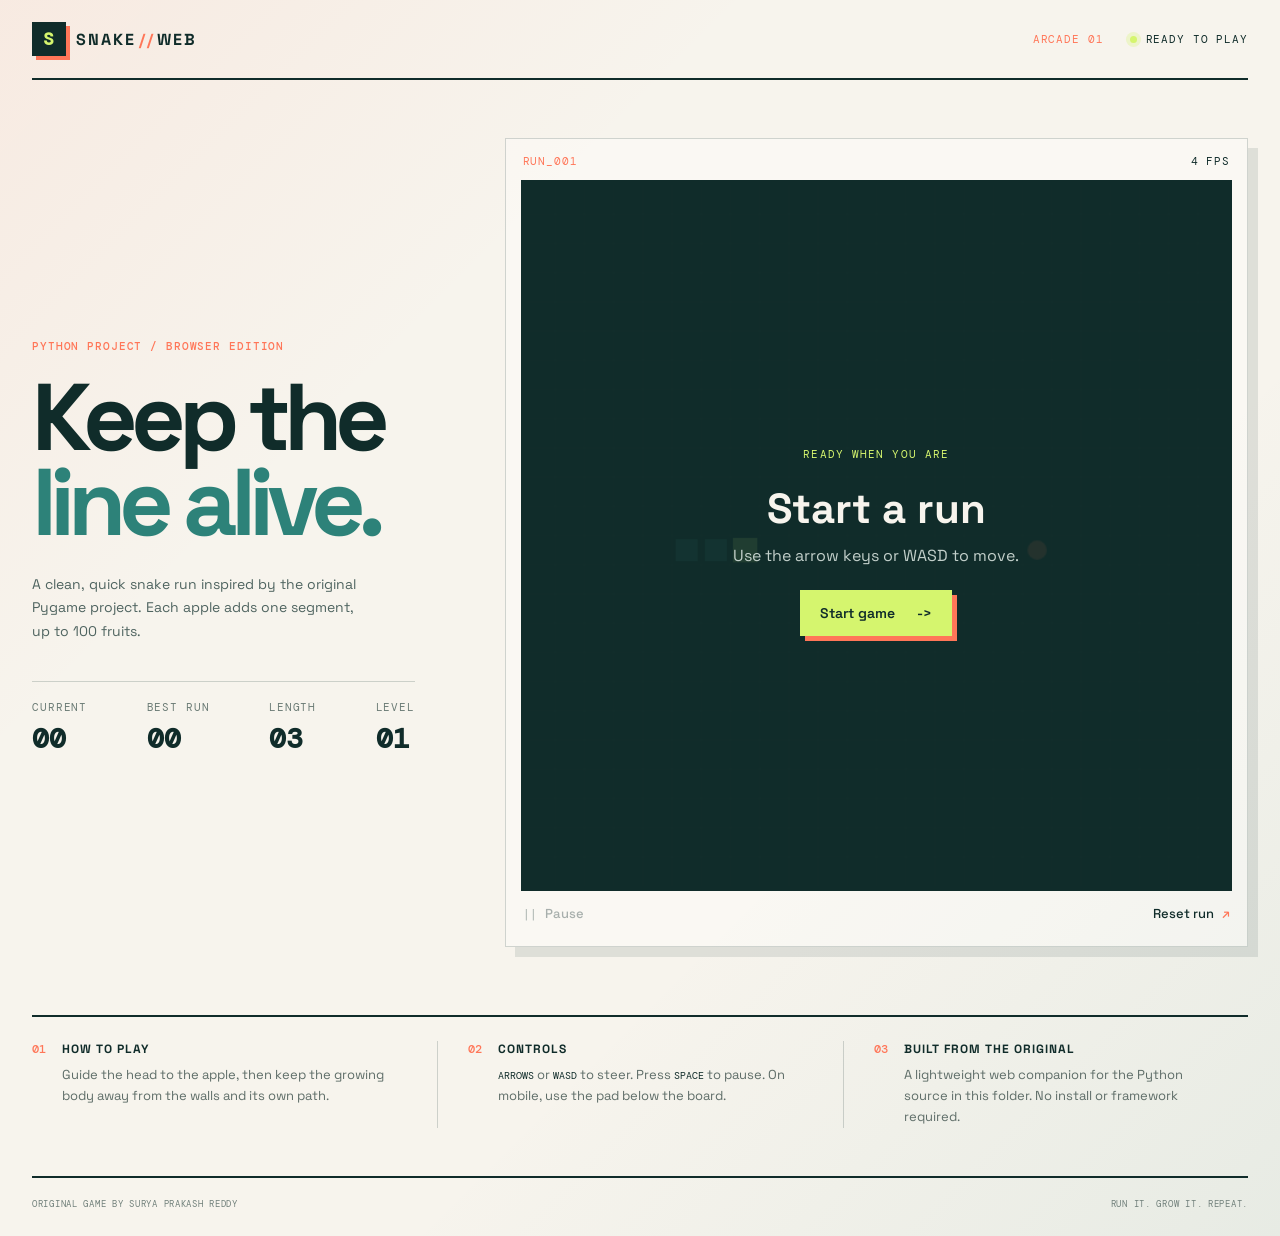
<file: Snake-Game/index.html>
<!doctype html>
<html lang="en">
<head>
  <meta charset="utf-8">
  <meta name="viewport" content="width=device-width, initial-scale=1">
  <title>Snake // Browser Edition</title>
  <link rel="preconnect" href="https://fonts.googleapis.com">
  <link rel="preconnect" href="https://fonts.gstatic.com" crossorigin>
  <link href="https://fonts.googleapis.com/css2?family=DM+Mono:wght@400;500&family=Space+Grotesk:wght@500;600;700&display=swap" rel="stylesheet">
  <link rel="stylesheet" href="styles.css">
</head>
<body>
  <main class="app-shell">
    <header class="topbar">
      <a class="brand" href="index.html" aria-label="Snake home"><span class="brand-mark">S</span><span>SNAKE<span class="accent">//</span>WEB</span></a>
      <div class="topbar-meta"><span class="edition-tag">ARCADE 01</span><div class="status"><span class="status-dot"></span><span id="statusText">READY TO PLAY</span></div></div>
    </header>

    <section class="hero" aria-labelledby="pageTitle">
      <div class="intro">
        <p class="eyebrow">PYTHON PROJECT / BROWSER EDITION</p>
        <h1 id="pageTitle">Keep the<br><em>line alive.</em></h1>
        <p class="lede">A clean, quick snake run inspired by the original Pygame project. Each apple adds one segment, up to 100 fruits.</p>
        <div class="stats-row">
          <div><span class="stat-label">CURRENT</span><strong id="score">00</strong></div>
          <div><span class="stat-label">BEST RUN</span><strong id="bestScore">00</strong></div>
          <div><span class="stat-label">LENGTH</span><strong id="length">03</strong></div>
          <div><span class="stat-label">LEVEL</span><strong id="level">01</strong></div>
        </div>
      </div>

      <div class="game-wrap">
        <div class="game-heading"><span>RUN_001</span><span class="mono" id="speedLabel">15 FPS</span></div>
        <div class="board-frame">
          <canvas id="gameCanvas" width="576" height="576" aria-label="Snake game board"></canvas>
          <div class="board-overlay" id="overlay">
            <p class="overlay-kicker" id="overlayKicker">READY WHEN YOU ARE</p>
            <h2 id="overlayTitle">Start a run</h2>
            <p id="overlayMessage">Use the arrow keys or WASD to move.</p>
            <button class="primary-button" id="startButton" type="button">Start game <span>-></span></button>
          </div>
        </div>
        <div class="game-actions">
          <button class="text-button" id="pauseButton" type="button" disabled><span class="pause-icon">||</span> Pause</button>
          <button class="text-button reset-button" id="resetButton" type="button">Reset run <span>↗</span></button>
        </div>
      </div>
    </section>

    <section class="lower-grid" aria-label="Game details">
      <article class="info-block"><span class="info-number">01</span><div><h3>How to play</h3><p>Guide the head to the apple, then keep the growing body away from the walls and its own path.</p></div></article>
      <article class="info-block"><span class="info-number">02</span><div><h3>Controls</h3><p><kbd>ARROWS</kbd> or <kbd>WASD</kbd> to steer. Press <kbd>SPACE</kbd> to pause. On mobile, use the pad below the board.</p></div></article>
      <article class="info-block"><span class="info-number">03</span><div><h3>Built from the original</h3><p>A lightweight web companion for the Python source in this folder. No install or framework required.</p></div></article>
    </section>

    <div class="touch-pad" aria-label="Touch controls">
      <span class="pad-label">STEER</span>
      <button data-direction="up" type="button" aria-label="Move up">&#8593;</button>
      <button data-direction="left" type="button" aria-label="Move left">&#8592;</button>
      <button data-direction="down" type="button" aria-label="Move down">&#8595;</button>
      <button data-direction="right" type="button" aria-label="Move right">&#8594;</button>
    </div>
    <footer><span>ORIGINAL GAME BY SURYA PRAKASH REDDY</span><span>RUN IT. GROW IT. REPEAT.</span></footer>
  </main>
  <script src="script.js"></script>
</body>
</html>
</file>
<file: Snake-Game/styles.css>
:root {
  --ink: #162c2b;
  --paper: #f1eee7;
  --lime: #c7ee75;
  --coral: #f06f52;
  --teal: #337f79;
  --line: rgba(22, 44, 43, .18);
  --mono: "DM Mono", monospace;
  --display: "Space Grotesk", sans-serif;
}

* { box-sizing: border-box; }
body { margin: 0; background: var(--paper); color: var(--ink); font-family: var(--display); }
body:before { content: ""; position: fixed; inset: 0; opacity: .22; pointer-events: none; background-image: radial-gradient(rgba(22,44,43,.15) .7px, transparent .7px); background-size: 8px 8px; }
.app-shell { width: min(1180px, calc(100% - 48px)); margin: auto; position: relative; }
.topbar { display: flex; justify-content: space-between; align-items: center; padding: 28px 0; border-bottom: 1px solid var(--line); }
.brand { display: flex; gap: 10px; align-items: center; color: inherit; text-decoration: none; font-weight: 700; letter-spacing: .08em; }
.brand-mark { display: grid; place-items: center; width: 28px; height: 28px; background: var(--ink); color: var(--lime); font-family: var(--mono); }
.accent { color: var(--coral); margin: 0 3px; }.status, .mono, .eyebrow, .stat-label, footer, .game-heading { font-family: var(--mono); font-size: 11px; letter-spacing: .08em; }
.status { display: flex; gap: 9px; align-items: center; }.status-dot { width: 7px; height: 7px; border-radius: 50%; background: var(--coral); }
.hero { display: grid; grid-template-columns: .85fr 1.15fr; gap: clamp(40px, 8vw, 120px); align-items: center; padding: 72px 0 84px; }
.eyebrow { color: var(--teal); margin: 0 0 22px; }.intro h1 { font-size: clamp(54px, 7vw, 92px); line-height: .9; letter-spacing: -.06em; margin: 0 0 28px; }.intro h1 em { color: var(--coral); font-style: normal; }.lede { max-width: 380px; color: #4f6460; line-height: 1.65; font-size: 15px; }
.stats-row { display: flex; gap: 34px; border-top: 1px solid var(--line); margin-top: 38px; padding-top: 18px; }.stats-row div { display: grid; gap: 6px; }.stat-label { color: #6c7c76; }.stats-row strong { font-size: 26px; }
.game-wrap { min-width: 0; }.game-heading, .game-actions { display: flex; justify-content: space-between; padding: 0 2px 12px; }.game-heading { color: var(--teal); }.board-frame { position: relative; width: 100%; aspect-ratio: 1; background: var(--ink); box-shadow: 14px 14px 0 rgba(51,127,121,.2); }.board-frame canvas { display: block; width: 100%; height: 100%; }.board-overlay { position: absolute; inset: 0; display: flex; flex-direction: column; justify-content: center; align-items: center; text-align: center; padding: 24px; background: rgba(22,44,43,.9); color: var(--paper); }.board-overlay.hidden { display: none; }.overlay-kicker { color: var(--lime); font: 11px var(--mono); letter-spacing: .1em; }.board-overlay h2 { font-size: clamp(28px, 4vw, 42px); margin: 10px 0; }.board-overlay p:not(.overlay-kicker) { color: #c2cfca; margin: 0 0 24px; }.primary-button { border: 0; background: var(--lime); color: var(--ink); padding: 14px 20px; font: 600 14px var(--display); cursor: pointer; }.primary-button span { margin-left: 18px; }.primary-button:hover { background: #defc9e; }.game-actions { padding-top: 17px; }.text-button { border: 0; padding: 0; background: transparent; color: var(--ink); font: 500 13px var(--display); cursor: pointer; }.text-button:disabled { opacity: .35; cursor: not-allowed; }.pause-icon { font: 11px var(--mono); margin-right: 5px; }
.lower-grid { display: grid; grid-template-columns: repeat(3, 1fr); gap: 30px; padding: 27px 0 55px; border-top: 1px solid var(--line); }.info-block { display: flex; gap: 16px; }.info-number { color: var(--coral); font: 12px var(--mono); }.info-block h3 { margin: 0 0 8px; font-size: 15px; }.info-block p { margin: 0; color: #5e6d68; font-size: 13px; line-height: 1.6; }.info-block kbd { font: 10px var(--mono); color: var(--ink); }.touch-pad { display: none; }.touch-pad button { width: 48px; height: 40px; border: 1px solid var(--line); background: rgba(255,255,255,.35); color: var(--ink); font-size: 20px; }.touch-pad button:first-child { grid-column: 2; }footer { display: flex; justify-content: space-between; padding: 20px 0 26px; border-top: 1px solid var(--line); color: #71807b; font-size: 9px; }
@media (max-width: 760px) { .app-shell { width: min(100% - 30px, 540px); }.topbar { padding: 20px 0; }.status { font-size: 9px; }.hero { display: flex; flex-direction: column; align-items: stretch; gap: 48px; padding: 48px 0 55px; }.intro h1 { font-size: 64px; }.stats-row { justify-content: space-between; gap: 12px; }.stat-label { font-size: 9px; }.stats-row strong { font-size: 22px; }.lower-grid { grid-template-columns: 1fr; gap: 22px; padding-bottom: 35px; }.touch-pad { display: grid; grid-template-columns: repeat(3, 48px); gap: 5px; justify-content: center; margin: 0 auto 40px; }.touch-pad button:nth-child(4) { grid-column: 3; grid-row: 2; }.touch-pad button:nth-child(3) { grid-column: 2; grid-row: 2; }footer { display: block; line-height: 2; }footer span { display: block; } }

/* Arcade pass: keep the game visible and make the page feel like a home screen. */
:root { --paper: #f7f4ed; --ink: #102c2a; --lime: #d5f56e; --coral: #ff7658; --teal: #2d8279; --line: rgba(16, 44, 42, .18); }
body { min-height: 100vh; background: var(--paper); background-image: linear-gradient(135deg, rgba(255, 118, 88, .08), transparent 30%), linear-gradient(315deg, rgba(45, 130, 121, .08), transparent 35%); }
body:before { opacity: .14; }
.app-shell { width: min(1240px, calc(100% - 64px)); }
.topbar { padding: 22px 0; border-bottom: 2px solid var(--ink); }
.brand { letter-spacing: .12em; }
.brand-mark { width: 34px; height: 34px; font-size: 18px; box-shadow: 4px 4px 0 var(--coral); }
.topbar-meta { display: flex; align-items: center; gap: 26px; }
.edition-tag { color: var(--coral); font: 11px var(--mono); letter-spacing: .08em; }
.status-dot { background: var(--lime); box-shadow: 0 0 0 4px rgba(213, 245, 110, .28); }
.hero { grid-template-columns: minmax(250px, .68fr) minmax(430px, 1.32fr); gap: clamp(40px, 7vw, 110px); padding: 58px 0 68px; }
.intro { padding-top: 10px; }
.eyebrow { color: var(--coral); font-weight: 500; }
.intro h1 { font-size: clamp(58px, 7.4vw, 100px); letter-spacing: -.075em; }
.intro h1 em { color: var(--teal); }
.lede { max-width: 330px; font-size: 14px; }
.stats-row { gap: 0; justify-content: space-between; max-width: 410px; }
.stats-row strong { font-family: var(--mono); font-size: 28px; }
.game-wrap { background: rgba(255, 255, 255, .34); padding: 15px 15px 12px; border: 1px solid var(--line); box-shadow: 10px 10px 0 rgba(16, 44, 42, .1); }
.game-heading { padding: 0 2px 12px; color: var(--ink); }
.game-heading span:first-child { color: var(--coral); }
.board-frame { box-shadow: none; border: 5px solid var(--ink); }
.board-overlay { background: rgba(16, 44, 42, .91); }
.overlay-title { letter-spacing: -.04em; }
.primary-button { box-shadow: 5px 5px 0 var(--coral); transition: transform .18s ease, box-shadow .18s ease, background .18s ease; }
.primary-button:hover { background: #e5ff90; transform: translate(2px, 2px); box-shadow: 3px 3px 0 var(--coral); }
.game-actions { padding-top: 14px; }
.reset-button span { color: var(--coral); margin-left: 5px; }
.lower-grid { gap: 0; padding: 24px 0 48px; border-top: 2px solid var(--ink); }
.info-block { padding-right: 30px; }
.info-block + .info-block { border-left: 1px solid var(--line); padding-left: 30px; }
.info-block h3 { text-transform: uppercase; font-size: 12px; letter-spacing: .08em; }
.info-number { font-weight: 500; }
.touch-pad { position: relative; }
.pad-label { grid-column: 1 / -1; color: var(--teal); font: 10px var(--mono); letter-spacing: .1em; text-align: center; }
.touch-pad button { border: 2px solid var(--ink); background: var(--lime); font-family: var(--mono); box-shadow: 3px 3px 0 var(--coral); }
.touch-pad button:active { transform: translate(2px, 2px); box-shadow: 1px 1px 0 var(--coral); }
footer { border-top: 2px solid var(--ink); }
@media (max-width: 760px) {
  .app-shell { width: min(100% - 28px, 560px); }
  .topbar { padding: 16px 0; }
  .topbar-meta { gap: 10px; }
  .edition-tag { display: none; }
  .hero { gap: 28px; padding: 32px 0 42px; }
  .intro { padding-top: 0; }
  .intro h1 { font-size: clamp(52px, 16vw, 76px); margin-bottom: 18px; }
  .lede { margin-bottom: 0; }
  .stats-row { margin-top: 25px; }
  .stats-row strong { font-size: 22px; }
  .game-wrap { padding: 10px 10px 9px; box-shadow: 6px 6px 0 rgba(16, 44, 42, .1); }
  .lower-grid { padding-top: 22px; }
  .info-block, .info-block + .info-block { border-left: 0; padding: 0; }
}
</file>
